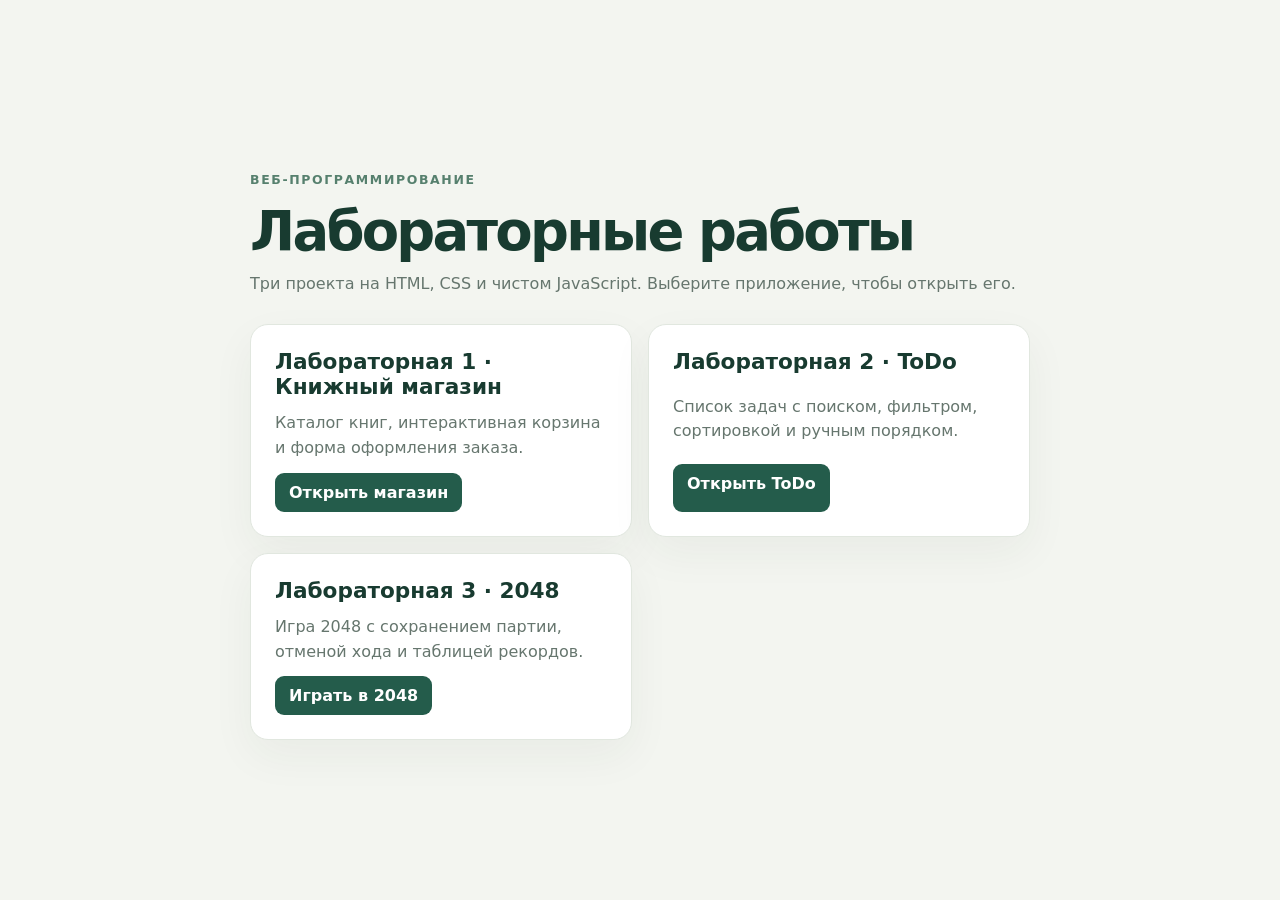
<file: index.html>
<!doctype html>
<html lang="ru">
  <head>
    <meta charset="utf-8">
    <meta name="viewport" content="width=device-width, initial-scale=1">
    <meta name="description" content="Три учебных проекта по веб-программированию: книжный магазин, список задач и 2048.">
    <title>Лабораторные по веб-программированию</title>
    <style>
      :root { color-scheme: light; font-family: Inter, ui-sans-serif, system-ui, sans-serif; color: #21332c; background: #f3f5f0; }
      * { box-sizing: border-box; }
      body { min-height: 100vh; margin: 0; display: grid; place-items: center; padding: 28px; }
      main { width: min(100%, 780px); }
      .eyebrow { color: #56806e; font-size: .78rem; font-weight: 750; letter-spacing: .13em; text-transform: uppercase; }
      h1 { margin: 8px 0; color: #183b30; font-size: clamp(2rem, 6vw, 3.4rem); letter-spacing: -.05em; }
      .intro { margin: 0 0 28px; color: #66766e; line-height: 1.6; }
      .projects { display: grid; grid-template-columns: repeat(auto-fit, minmax(min(100%, 280px), 1fr)); gap: 16px; }
      .project { display: grid; gap: 12px; padding: 24px; border: 1px solid #e1e7df; border-radius: 18px; background: #fff; box-shadow: 0 16px 44px #263c2b0d; }
      .project h2 { margin: 0; color: #183b30; font-size: 1.35rem; }
      .project p { margin: 0; color: #66766e; line-height: 1.55; }
      .project a { justify-self: start; padding: 10px 14px; border-radius: 9px; color: #fff; background: #245c4b; font-weight: 700; text-decoration: none; }
      .project a:hover, .project a:focus-visible { background: #194737; }
      a:focus-visible { outline: 3px solid #bb8b45; outline-offset: 3px; }
    </style>
  </head>
  <body>
    <main>
      <p class="eyebrow">Веб-программирование</p>
      <h1>Лабораторные работы</h1>
      <p class="intro">Три проекта на HTML, CSS и чистом JavaScript. Выберите приложение, чтобы открыть его.</p>
      <section class="projects" aria-label="Приложения">
        <article class="project">
          <h2>Лабораторная 1 · Книжный магазин</h2>
          <p>Каталог книг, интерактивная корзина и форма оформления заказа.</p>
          <a href="./lab1-books-shop/">Открыть магазин</a>
        </article>
        <article class="project">
          <h2>Лабораторная 2 · ToDo</h2>
          <p>Список задач с поиском, фильтром, сортировкой и ручным порядком.</p>
          <a href="./lab2-todo/">Открыть ToDo</a>
        </article>
        <article class="project">
          <h2>Лабораторная 3 · 2048</h2>
          <p>Игра 2048 с сохранением партии, отменой хода и таблицей рекордов.</p>
          <a href="./lab3-2048/">Играть в 2048</a>
        </article>
      </section>
    </main>
  </body>
</html>
</file>
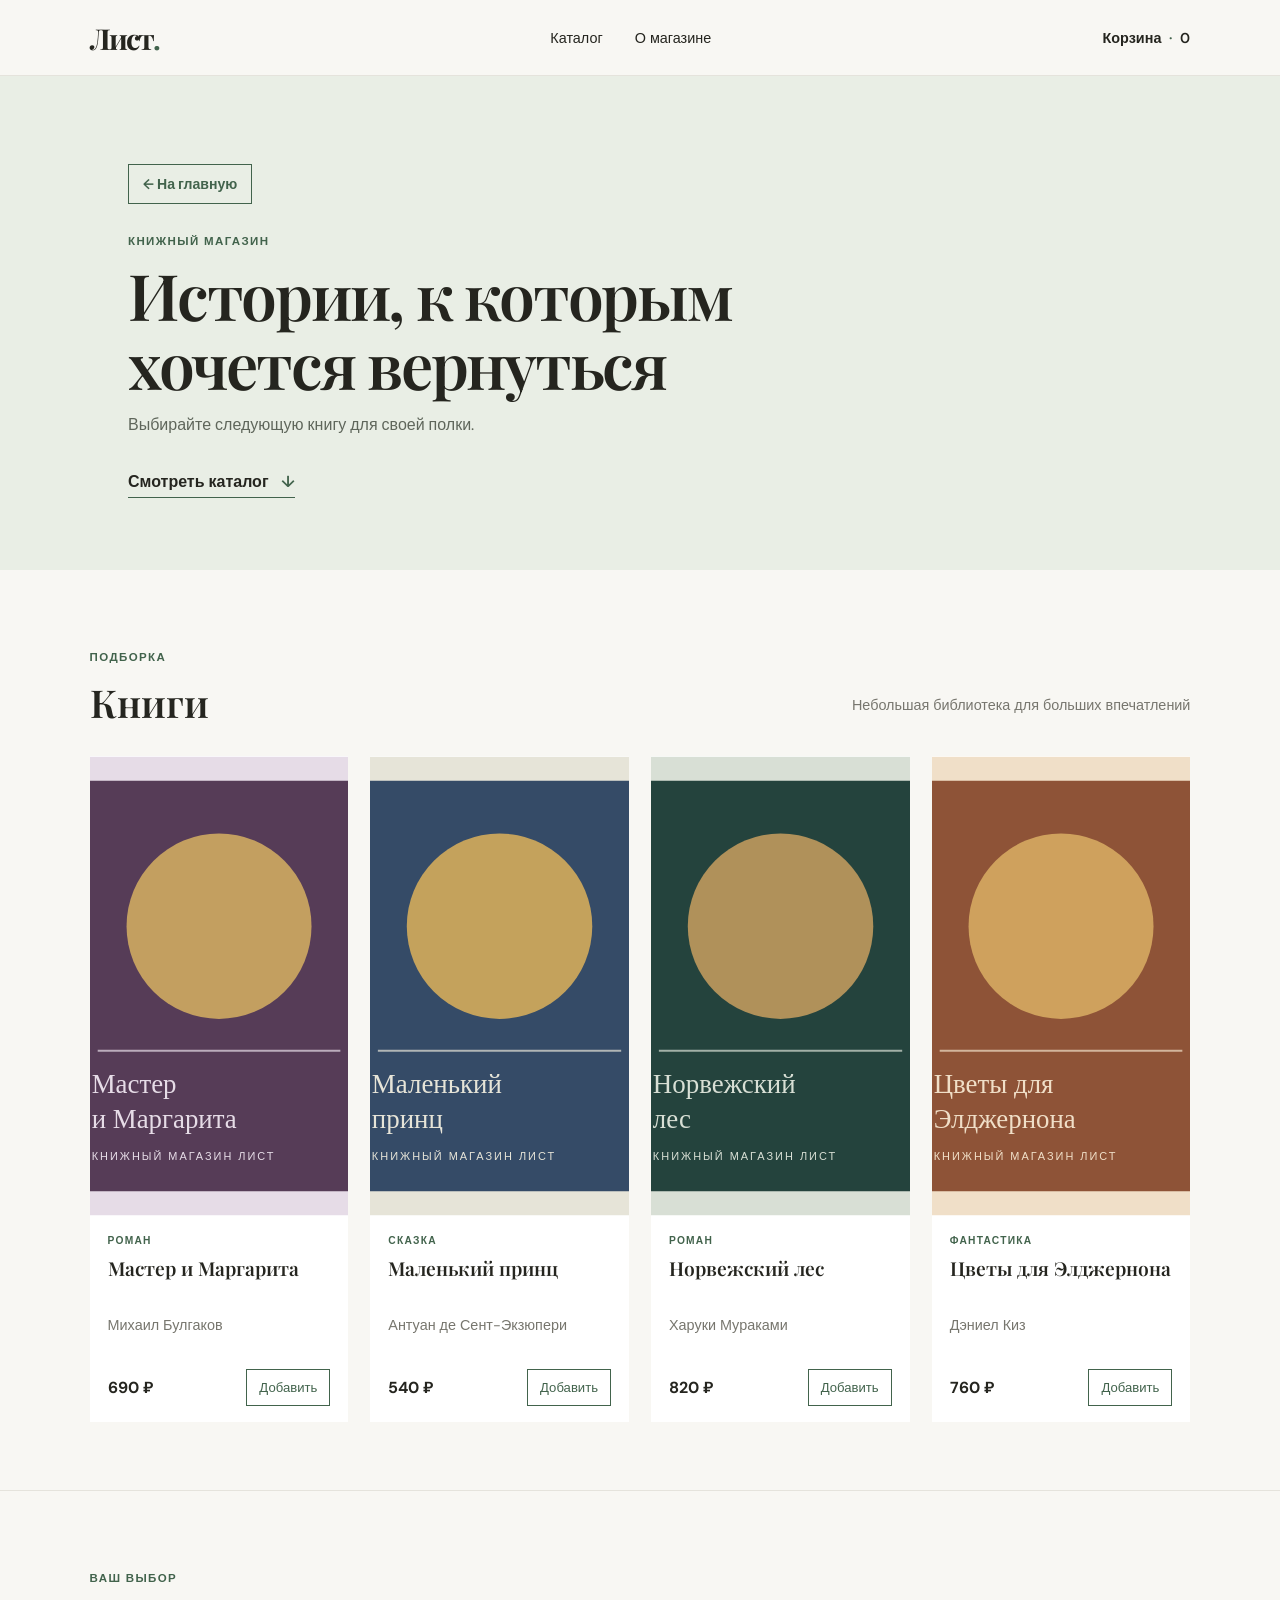
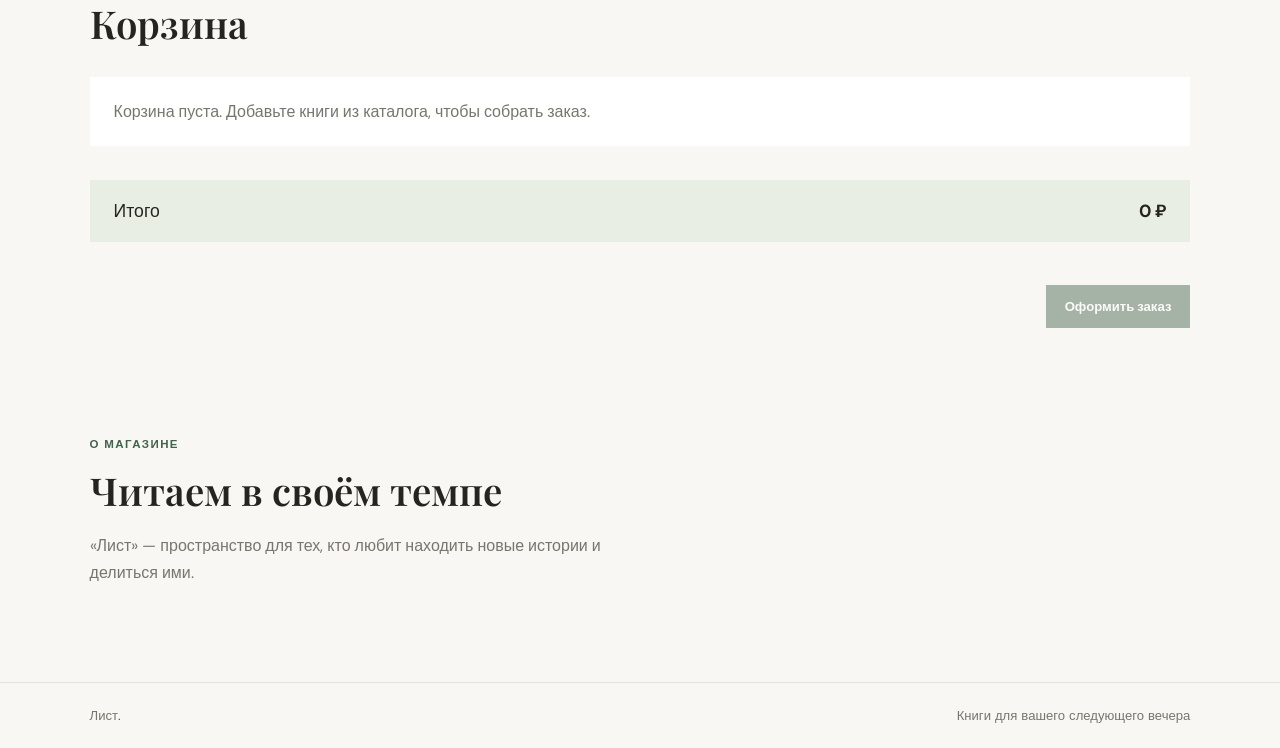
<file: lab1-books-shop/index.html>
<!doctype html>
<html lang="ru">
  <head>
    <meta charset="utf-8">
    <meta name="viewport" content="width=device-width, initial-scale=1">
    <meta name="description" content="Каталог книжного магазина Лист.">
    <title>Лист — книжный магазин</title>
    <link rel="icon" href="assets/favicon.svg" type="image/svg+xml">
    <link rel="stylesheet" href="css/styles.css">
    <script src="js/data.js" defer></script>
    <script src="js/app.js" defer></script>
  </head>
  <body>
    <header class="site-header">
      <a class="brand" href="#top" aria-label="Лист — на главную">Лист<span aria-hidden="true">.</span></a>
      <nav aria-label="Основная навигация">
        <a href="#catalog">Каталог</a>
        <a href="#about">О магазине</a>
      </nav>
      <a class="cart-link" href="#cart">Корзина <span aria-hidden="true">·</span> <span id="cart-count" aria-label="Товаров в корзине" aria-live="polite">0</span></a>
    </header>

    <main id="top">
      <section class="intro" aria-labelledby="intro-title">
        <a class="home-link" href="../">← На главную</a>
        <p class="eyebrow">Книжный магазин</p>
        <h1 id="intro-title">Истории, к которым хочется вернуться</h1>
        <p>Выбирайте следующую книгу для своей полки.</p>
        <a class="text-link" href="#catalog">Смотреть каталог <span aria-hidden="true">↓</span></a>
      </section>

      <section class="catalog section-wrap" id="catalog" aria-labelledby="catalog-title">
        <div class="section-heading">
          <div><p class="eyebrow">Подборка</p><h2 id="catalog-title">Книги</h2></div>
          <p class="muted">Небольшая библиотека для больших впечатлений</p>
        </div>
        <div class="book-grid" id="book-list"></div>
      </section>

      <section class="cart section-wrap" id="cart" aria-labelledby="cart-title">
        <div class="section-heading"><div><p class="eyebrow">Ваш выбор</p><h2 id="cart-title">Корзина</h2></div></div>
        <p class="cart-placeholder" id="cart-status">Корзина пуста. Добавьте книги из каталога, чтобы собрать заказ.</p>
        <ul class="cart-items" id="cart-items" aria-label="Книги в корзине"></ul>
        <div class="cart-summary" hidden><span>Итого</span><strong id="cart-total">0 ₽</strong></div>
        <p class="cart-feedback" id="cart-feedback" role="status" aria-live="polite" aria-atomic="true"></p>
        <div class="checkout-actions"><button class="checkout-button" id="checkout-open" type="button" disabled>Оформить заказ</button></div>
        <form class="order-form" id="order-form" hidden novalidate aria-labelledby="order-title">
          <h3 id="order-title">Доставка</h3>
          <div class="order-fields">
            <label>Имя<input name="firstName" autocomplete="given-name" required minlength="2" maxlength="50" pattern="[\p{L} '’ʼ-]+" title="Используйте буквы, пробел, дефис или апостроф"></label>
            <label>Фамилия<input name="lastName" autocomplete="family-name" required minlength="2" maxlength="60" pattern="[\p{L} '’ʼ-]+" title="Используйте буквы, пробел, дефис или апостроф"></label>
            <label class="address-field">Адрес доставки<input name="address" autocomplete="street-address" required minlength="8" maxlength="160"></label>
            <label>Контактный телефон<input name="phone" type="tel" autocomplete="tel" inputmode="tel" required minlength="7" maxlength="20" pattern="[+0-9() -]+" placeholder="+7 900 123-45-67"></label>
          </div>
          <p class="form-feedback" id="form-feedback" role="alert" aria-live="polite"></p>
          <button class="submit-order" type="submit">Создать заказ</button>
        </form>
      </section>

      <section class="about section-wrap" id="about" aria-labelledby="about-title">
        <p class="eyebrow">О магазине</p>
        <h2 id="about-title">Читаем в своём темпе</h2>
        <p>«Лист» — пространство для тех, кто любит находить новые истории и делиться ими.</p>
      </section>
    </main>

    <footer class="site-footer"><span>Лист<span aria-hidden="true">.</span></span><span>Книги для вашего следующего вечера</span></footer>
  </body>
</html>
</file>
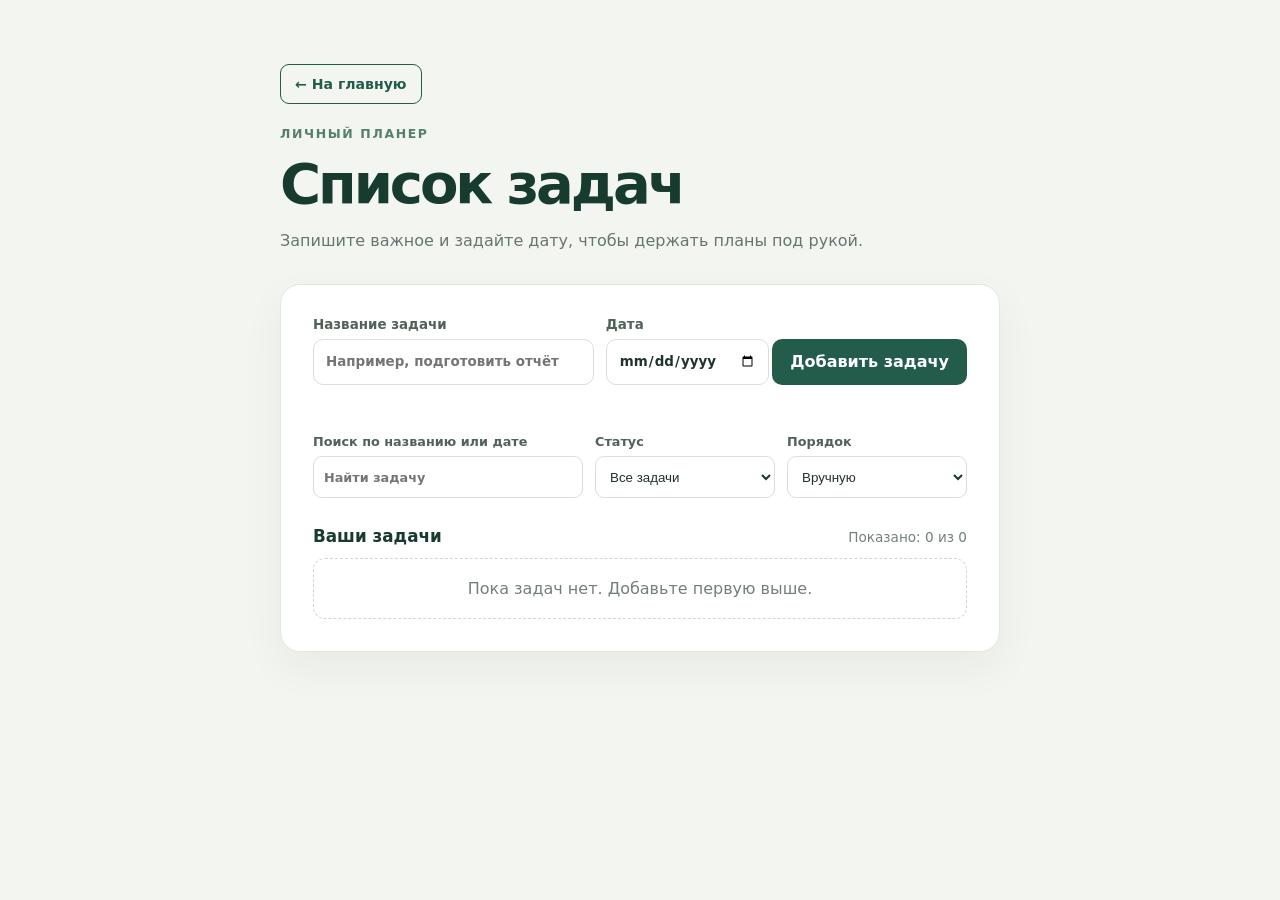
<file: lab2-todo/index.html>
<!doctype html>
<html lang="ru">
  <head>
    <meta charset="utf-8">
    <meta name="viewport" content="width=device-width, initial-scale=1">
    <title>ToDo — список задач</title>
    <link rel="icon" href="assets/favicon.svg" type="image/svg+xml">
    <link rel="stylesheet" href="css/styles.css">
    <script src="js/app.js" defer></script>
  </head>
  <body></body>
</html>
</file>
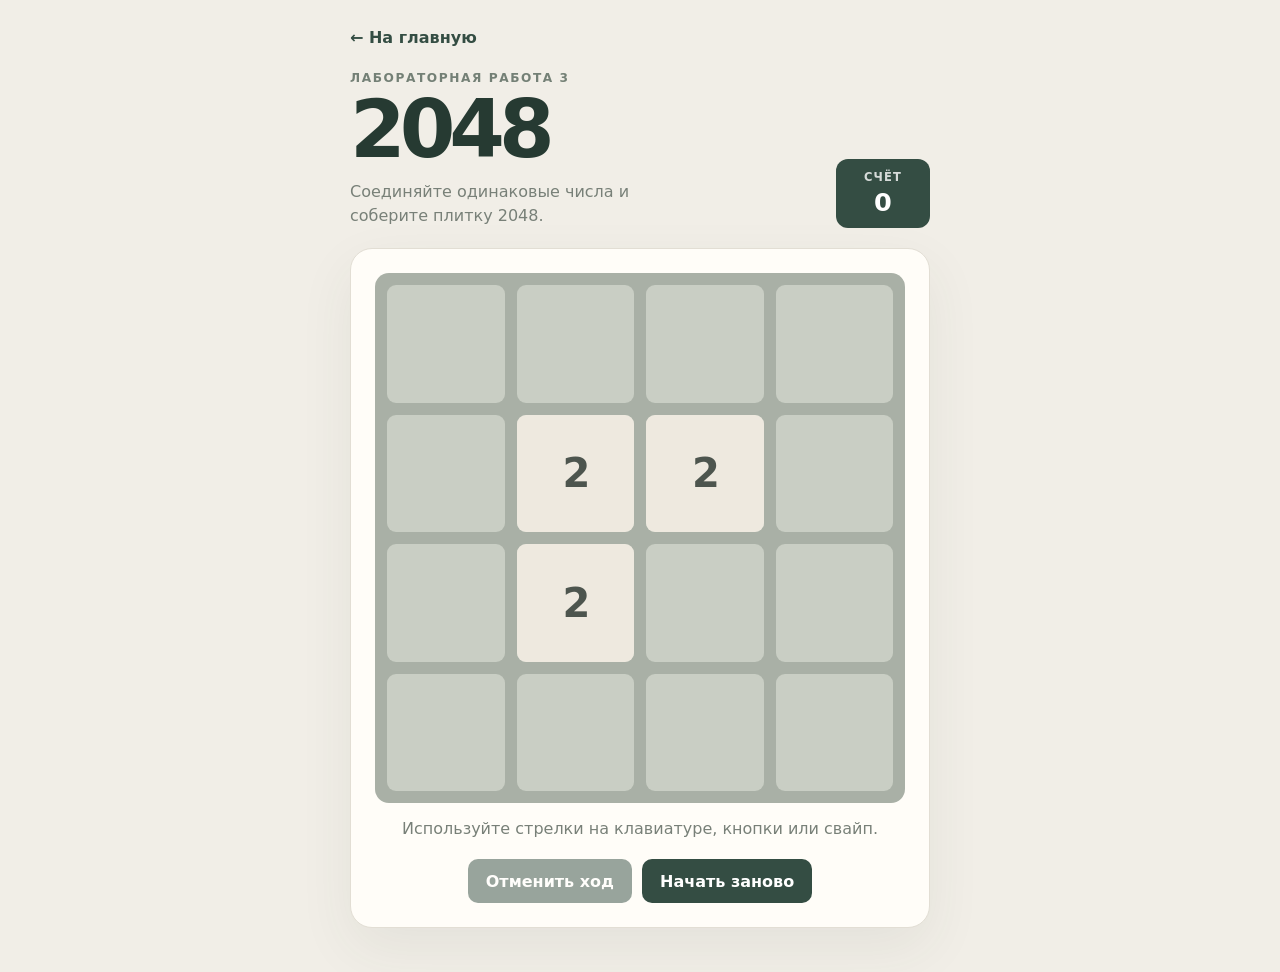
<file: lab3-2048/index.html>
<!doctype html>
<html lang="ru">
  <head>
    <meta charset="utf-8">
    <meta name="viewport" content="width=device-width, initial-scale=1">
    <meta name="description" content="Игра 2048 на чистых HTML, CSS и JavaScript.">
    <title>2048 — лабораторная 3</title>
    <link rel="icon" href="assets/favicon.svg" type="image/svg+xml">
    <link rel="stylesheet" href="css/styles.css">
    <script src="js/app.js" defer></script>
  </head>
  <body>
    <main class="game-page">
      <a class="home-link" href="../">← На главную</a>
      <header class="game-header">
        <div>
          <p class="eyebrow">Лабораторная работа 3</p>
          <h1>2048</h1>
          <p class="game-intro">Соединяйте одинаковые числа и соберите плитку 2048.</p>
        </div>
        <section class="score-card" aria-label="Текущий счёт">
          <span>Счёт</span>
          <output id="score" aria-live="polite">0</output>
        </section>
      </header>

      <section class="game-panel" aria-label="Игра">
        <div id="board" class="board" role="grid" aria-label="Игровое поле 4 на 4">
          <div class="board__cells" aria-hidden="true"></div>
          <div id="tiles" class="board__tiles"></div>
        </div>

        <p id="game-message" class="game-message" role="status" aria-live="polite">
          Используйте стрелки на клавиатуре, кнопки или свайп.
        </p>

        <div id="mobile-controls" class="mobile-controls" aria-label="Управление игрой">
          <button class="direction-button direction-button--up" type="button" data-direction="up" aria-label="Вверх">↑</button>
          <button class="direction-button" type="button" data-direction="left" aria-label="Влево">←</button>
          <button class="direction-button" type="button" data-direction="down" aria-label="Вниз">↓</button>
          <button class="direction-button" type="button" data-direction="right" aria-label="Вправо">→</button>
        </div>

        <div class="game-actions">
          <button id="undo" class="button" type="button" disabled>Отменить ход</button>
          <button id="new-game" class="button" type="button">Начать заново</button>
        </div>
      </section>

      <section id="game-over" class="game-over" role="dialog" aria-modal="true" aria-labelledby="game-over-title" hidden>
        <div class="game-over__card">
          <p class="eyebrow">Партия завершена</p>
          <h2 id="game-over-title">Больше нет ходов</h2>
          <p>Ваш счёт: <strong id="final-score">0</strong></p>
          <form id="record-form" class="record-form">
            <label for="player-name">Имя игрока</label>
            <input id="player-name" name="player" maxlength="40" required autocomplete="name">
            <button class="button" type="submit">Сохранить результат</button>
          </form>
          <p id="record-confirmation" role="status" hidden>Ваш рекорд сохранён.</p>
          <button id="show-leaderboard" class="button" type="button">Таблица лидеров</button>
          <section id="leaderboard" class="leaderboard" aria-label="Таблица лидеров" hidden>
            <h3>Топ-10</h3>
            <table><thead><tr><th>Имя</th><th>Очки</th><th>Дата</th></tr></thead><tbody id="leaderboard-rows"></tbody></table>
            <button id="hide-leaderboard" class="button" type="button">Назад</button>
          </section>
          <button id="play-again" class="button" type="button">Новая партия</button>
        </div>
      </section>
    </main>
  </body>
</html>
</file>
<file: lab1-books-shop/css/styles.css>
@import url('https://fonts.googleapis.com/css2?family=DM+Sans:wght@400;500;600;700&family=Playfair+Display:wght@500;600;700&display=swap');

:root { color-scheme: light; --ink: #25251f; --muted: #77766e; --paper: #f8f7f3; --accent: #42634c; --line: #e5e3dc; }
* { box-sizing: border-box; }
html { scroll-behavior: smooth; }
body { margin: 0; background: var(--paper); color: var(--ink); font-family: "DM Sans", sans-serif; }
a { color: inherit; text-decoration: none; }
.site-header { min-height: 76px; padding: 0 7vw; display: flex; align-items: center; justify-content: space-between; border-bottom: 1px solid var(--line); }
.brand { font: 700 1.8rem "Playfair Display", serif; letter-spacing: -.06em; }
.brand span, .site-footer span:first-child span { color: var(--accent); }
nav { display: flex; gap: 2rem; font-size: .9rem; }
.cart-link { font-size: .9rem; font-weight: 600; }
.cart-link span:first-child { color: var(--accent); padding: 0 .25rem; }
.home-link { display: inline-flex; align-items: center; min-height: 40px; margin-bottom: 18px; padding: 8px 14px; border: 1px solid var(--accent); color: var(--accent); font-size: .88rem; font-weight: 600; }
.home-link:hover, .home-link:focus-visible { background: var(--accent); color: #fff; }
.intro { min-height: 390px; padding: 88px 10vw 72px; background: #e9eee5; }
.intro h1 { max-width: 670px; margin: 10px 0 16px; font: 600 clamp(2.4rem, 5vw, 4.5rem)/1.08 "Playfair Display", serif; letter-spacing: -.035em; }
.intro > p:not(.eyebrow) { color: #5f665b; }
.eyebrow, .book-genre { color: var(--accent); font-size: .72rem; font-weight: 700; letter-spacing: .12em; text-transform: uppercase; }
.text-link { display: inline-block; margin-top: 20px; font-weight: 600; border-bottom: 1px solid var(--accent); padding-bottom: 5px; }
.text-link span { margin-left: 8px; color: var(--accent); }
.section-wrap { padding: 68px 7vw; }
.section-heading { display: flex; align-items: end; justify-content: space-between; margin-bottom: 28px; }
h2 { margin: 5px 0 0; font: 600 clamp(2rem, 3vw, 2.7rem) "Playfair Display", serif; }
.muted, .book-author { color: var(--muted); font-size: .9rem; }
.book-grid { display: grid; grid-template-columns: repeat(auto-fit, minmax(min(100%, 220px), 1fr)); gap: 22px; }
.book-card { min-width: 0; display: flex; flex-direction: column; background: #fff; }
.book-cover { display: block; width: 100%; aspect-ratio: 360 / 460; object-fit: cover; }
.book-details { flex: 1; display: flex; flex-direction: column; padding: 18px 18px 16px; }
.book-genre { margin: 0 0 9px; font-size: .64rem; }
.book-details h3 { min-height: 2.7em; margin: 0; font: 600 1.2rem/1.3 "Playfair Display", serif; }
.book-author { min-height: 2.5em; margin: 7px 0 18px; line-height: 1.4; }
.book-footer { display: flex; align-items: center; justify-content: space-between; gap: 8px; }
.book-price { font-weight: 700; }
button { padding: 9px 12px; border: 1px solid var(--accent); background: transparent; color: var(--accent); font: inherit; font-size: .82rem; cursor: pointer; transition: background-color .18s, color .18s; }
button:hover, button:focus-visible { background: var(--accent); color: #fff; }
button:focus-visible, a:focus-visible { outline: 3px solid #bb8b45; outline-offset: 3px; }
.book-footer { margin-top: auto; }
.cart { border-top: 1px solid var(--line); }
.cart-placeholder { padding: 24px; background: #fff; color: var(--muted); }
.cart-items { display: grid; gap: 12px; margin: 0; padding: 0; list-style: none; }
.cart-item { display: grid; grid-template-columns: minmax(180px, 1fr) auto auto auto; align-items: center; gap: 20px; padding: 20px 24px; background: #fff; }
.cart-item-description h3 { margin: 0 0 6px; font: 600 1.1rem "Playfair Display", serif; }
.cart-item-description p { margin: 0; color: var(--muted); font-size: .85rem; }
.cart-item-controls { display: flex; align-items: center; gap: 12px; }
.cart-item-controls button { width: 38px; height: 38px; padding: 0; font-size: 1.1rem; }
.cart-item-controls button:disabled { cursor: not-allowed; opacity: .45; }
.cart-quantity { min-width: 1.5em; text-align: center; font-weight: 600; }
.cart-line-total { white-space: nowrap; }
.remove-button { color: #8a3f35; border-color: #a45a4f; }
.remove-button:hover, .remove-button:focus-visible { background: #8a3f35; }
.cart-summary { display: flex; justify-content: space-between; margin-top: 18px; padding: 20px 24px; background: #e9eee5; font-size: 1.1rem; }
.cart-feedback { min-height: 1.3em; margin: 12px 0 0; color: var(--accent); font-size: .9rem; }
.checkout-actions { display: flex; justify-content: flex-end; margin-top: 12px; }
.checkout-button, .submit-order { padding: 12px 18px; background: var(--accent); color: #fff; font-weight: 600; }
.checkout-button:disabled { cursor: not-allowed; opacity: .45; }
.order-form { margin-top: 22px; padding: 24px; background: #fff; }
.order-form[hidden] { display: none; }
.order-form h3 { margin: 0 0 18px; font: 600 1.35rem "Playfair Display", serif; }
.order-fields { display: grid; grid-template-columns: repeat(2, minmax(0, 1fr)); gap: 16px; }
.order-fields label { display: grid; gap: 7px; color: var(--muted); font-size: .85rem; font-weight: 600; }
.order-fields input { width: 100%; min-height: 44px; padding: 10px 12px; border: 1px solid var(--line); border-radius: 0; background: var(--paper); color: var(--ink); font: inherit; }
.order-fields input:focus-visible { outline: 3px solid #bb8b45; outline-offset: 2px; }
.order-fields input:invalid:not(:placeholder-shown) { border-color: #a45a4f; }
.address-field { grid-column: 1 / -1; }
.form-feedback { min-height: 1.3em; margin: 14px 0; color: #8a3f35; font-size: .9rem; }
.submit-order { min-width: 190px; }
.submit-order:hover, .submit-order:focus-visible { background: #314d39; }
.about { padding-top: 30px; padding-bottom: 80px; }
.about h2 { margin-bottom: 12px; }
.about > p:last-child { max-width: 520px; color: var(--muted); line-height: 1.7; }
.site-footer { padding: 24px 7vw; display: flex; justify-content: space-between; border-top: 1px solid var(--line); color: var(--muted); font-size: .82rem; }
@media (max-width: 900px) { .book-grid { grid-template-columns: repeat(2, minmax(0, 1fr)); } .intro { min-height: 340px; } .cart-item { grid-template-columns: minmax(140px, 1fr) auto auto; gap: 14px; } .remove-button { grid-column: 2 / 4; justify-self: end; } }
@media (max-width: 560px) { .site-header { min-height: 66px; padding: 0 5vw; } nav { gap: .85rem; font-size: .8rem; } .brand { font-size: 1.5rem; } .cart-link { font-size: .8rem; } .intro { min-height: 320px; padding: 70px 7vw 54px; } .section-wrap { padding: 52px 5vw; } .section-heading { align-items: start; gap: 12px; flex-direction: column; } .muted { margin: 0; } .book-grid { gap: 12px; grid-template-columns: repeat(2, minmax(0, 1fr)); } .book-details { padding: 13px 12px; } .book-details h3 { font-size: 1.05rem; } .book-author { font-size: .8rem; } .book-footer { align-items: start; flex-direction: column; } button { width: 100%; } .cart-item { grid-template-columns: 1fr auto; gap: 14px; padding: 18px; } .cart-item-description { grid-column: 1 / -1; } .cart-item-controls { grid-column: 1; } .cart-line-total { grid-column: 2; grid-row: 2; } .remove-button { grid-column: 1 / -1; justify-self: stretch; } .order-form { padding: 18px; } .order-fields { grid-template-columns: 1fr; } .address-field { grid-column: auto; } .checkout-actions { justify-content: stretch; } .checkout-button, .submit-order { width: 100%; } .site-footer { padding: 20px 5vw; gap: 10px; flex-direction: column; } }
@media (max-width: 360px) { .book-grid { grid-template-columns: 1fr; } }
</file>
<file: lab2-todo/css/styles.css>
:root {
  color-scheme: light;
  font-family: Inter, ui-sans-serif, system-ui, -apple-system, BlinkMacSystemFont, "Segoe UI", sans-serif;
  color: #21332c;
  background: #f3f5f0;
  font-synthesis: none;
  text-rendering: optimizeLegibility;
}

* { box-sizing: border-box; }
body { min-width: 320px; min-height: 100vh; margin: 0; }
button, input { font: inherit; }
button { cursor: pointer; }

.page { width: min(100% - 32px, 720px); margin: 0 auto; padding: 64px 0; }
.home-link { display: inline-flex; align-items: center; min-height: 40px; margin-bottom: 22px; padding: 8px 14px; border: 1px solid #245c4b; border-radius: 9px; color: #245c4b; font-size: .88rem; font-weight: 700; text-decoration: none; }
.home-link:hover, .home-link:focus-visible { color: #fff; background: #245c4b; }
.page__eyebrow { margin: 0 0 10px; color: #56806e; font-size: .78rem; font-weight: 750; letter-spacing: .13em; text-transform: uppercase; }
.page__title { margin: 0; color: #183b30; font-size: clamp(2.2rem, 7vw, 3.5rem); letter-spacing: -.055em; }
.page__intro { margin: 12px 0 30px; color: #66766e; line-height: 1.6; }
.panel { padding: clamp(20px, 5vw, 32px); border: 1px solid #e1e7df; border-radius: 20px; background: #fff; box-shadow: 0 16px 44px #263c2b0d; }
.task-form { display: grid; grid-template-columns: minmax(0, 1fr) minmax(150px, .55fr) auto; gap: 12px; align-items: end; }
.field { display: grid; gap: 7px; color: #516259; font-size: .84rem; font-weight: 650; }
.field input { width: 100%; min-height: 46px; padding: 10px 12px; border: 1px solid #d8e0d8; border-radius: 10px; color: #21332c; background: #fff; }
.field input:focus { outline: 3px solid #cce2d4; border-color: #56806e; }
.button { min-height: 46px; padding: 0 18px; border: 0; border-radius: 10px; color: #fff; background: #245c4b; font-weight: 700; }
.button:hover { background: #194737; }
.feedback { min-height: 1.4em; margin: 10px 0 0; color: #a13c33; font-size: .88rem; }
.task-controls { display: grid; grid-template-columns: minmax(0, 1.2fr) repeat(2, minmax(145px, .8fr)); gap: 12px; margin-top: 20px; }
.control-field { display: grid; gap: 7px; color: #516259; font-size: .8rem; font-weight: 650; }
.control-field input, .control-field select { width: 100%; min-width: 0; min-height: 42px; padding: 8px 10px; border: 1px solid #d8e0d8; border-radius: 9px; color: #21332c; background: #fff; }
.control-field input:focus, .control-field select:focus { outline: 3px solid #cce2d4; border-color: #56806e; }
.list-heading { display: flex; justify-content: space-between; gap: 16px; align-items: baseline; margin: 28px 0 12px; }
.list-heading h2 { margin: 0; color: #183b30; font-size: 1.05rem; }
.task-count { margin: 0; color: #738179; font-size: .85rem; }
.task-list { display: grid; gap: 10px; margin: 0; padding: 0; list-style: none; }
.task { display: flex; justify-content: space-between; gap: 16px; align-items: center; padding: 14px 16px; border: 1px solid #e4eae3; border-radius: 12px; background: #fbfcfa; }
.task[draggable="true"] { cursor: grab; }
.task[draggable="true"]:active { cursor: grabbing; }
.task--dragging { opacity: .45; }
.task--drop-before { box-shadow: inset 0 3px #56806e; }
.task--drop-after { box-shadow: inset 0 -3px #56806e; }
.task__details { min-width: 0; }
.task__actions { display: flex; flex-wrap: wrap; justify-content: flex-end; gap: 8px; align-items: center; }
.task__complete { display: inline-flex; gap: 6px; align-items: center; color: #516259; font-size: .82rem; }
.task__complete input { width: 18px; height: 18px; accent-color: #245c4b; }
.task__drag-handle { color: #718077; font-size: .76rem; white-space: nowrap; }
.button--secondary, .button--danger { min-height: 36px; padding: 0 12px; font-size: .82rem; }
.button--secondary { border: 1px solid #d8e0d8; color: #355747; background: #fff; }
.button--secondary:hover { background: #eef4ef; }
.button--danger { color: #8b342e; background: #f8eae8; }
.button--danger:hover { background: #f1d9d6; }
.task--completed { background: #f3f7f2; }
.task__title--completed { color: #7b8980; text-decoration: line-through; }
.task-edit-form { display: grid; width: 100%; grid-template-columns: minmax(0, 1fr) minmax(145px, .6fr) auto auto; gap: 8px; }
.task-edit-form input { min-width: 0; min-height: 40px; padding: 8px 10px; border: 1px solid #d8e0d8; border-radius: 8px; }
.task-edit-form input:focus { outline: 3px solid #cce2d4; border-color: #56806e; }
.task__title { margin: 0; color: #263b30; font-weight: 650; overflow-wrap: anywhere; }
.task__date { margin: 5px 0 0; color: #748179; font-size: .82rem; }
.task__empty { margin: 0; padding: 20px; border: 1px dashed #ced9ce; border-radius: 12px; color: #718077; text-align: center; }
.drag-hint { margin: 10px 0; color: #718077; font-size: .78rem; line-height: 1.5; }

@media (max-width: 580px) {
  .page { padding: 40px 0; }
  .task-form { grid-template-columns: 1fr; }
  .task-controls { grid-template-columns: 1fr; }
  .task { align-items: flex-start; flex-direction: column; }
  .task__actions { justify-content: flex-start; }
  .task-edit-form { grid-template-columns: 1fr; }
}
</file>
<file: lab3-2048/css/styles.css>
:root {
  color-scheme: light;
  font-family: Inter, ui-sans-serif, system-ui, -apple-system, BlinkMacSystemFont, "Segoe UI", sans-serif;
  color: #29352f;
  background: #f1eee7;
  font-synthesis: none;
  text-rendering: optimizeLegibility;
  --green: #344d43;
  --green-dark: #263a32;
  --muted: #788078;
  --paper: #fffdf8;
  --gap: clamp(7px, 2vw, 12px);
}

* { box-sizing: border-box; }

body { min-width: 320px; min-height: 100vh; margin: 0; padding: 28px 18px 44px; }

button, a { font: inherit; }
button { cursor: pointer; }
button:focus-visible, a:focus-visible { outline: 3px solid #be834b; outline-offset: 3px; }

.game-page { width: min(100%, 580px); margin: 0 auto; }
.home-link { display: inline-block; margin-bottom: 24px; color: var(--green); font-weight: 700; text-decoration: none; }
.home-link:hover { text-decoration: underline; }
.game-header { display: flex; align-items: end; justify-content: space-between; gap: 20px; margin-bottom: 20px; }
.eyebrow { margin: 0 0 7px; color: #748076; font-size: .76rem; font-weight: 800; letter-spacing: .13em; text-transform: uppercase; }
h1 { margin: 0; color: var(--green-dark); font-size: clamp(3.2rem, 14vw, 5rem); line-height: .95; letter-spacing: -.075em; }
.game-intro { max-width: 350px; margin: 12px 0 0; color: var(--muted); line-height: 1.5; }
.score-card { display: grid; min-width: 94px; gap: 3px; padding: 11px 15px; border-radius: 12px; color: #fff; background: var(--green); text-align: center; }
.score-card span { font-size: .72rem; font-weight: 800; letter-spacing: .1em; text-transform: uppercase; opacity: .8; }
.score-card output { font-size: 1.6rem; font-weight: 800; font-variant-numeric: tabular-nums; }

.game-panel { position: relative; padding: clamp(16px, 4vw, 24px); border: 1px solid #e2ded4; border-radius: 22px; background: var(--paper); box-shadow: 0 20px 56px #39443812; }
.board { position: relative; display: grid; grid-template-columns: repeat(4, minmax(0, 1fr)); grid-template-rows: repeat(4, minmax(0, 1fr)); gap: var(--gap); width: 100%; aspect-ratio: 1; padding: var(--gap); overflow: hidden; border-radius: 14px; background: #a9b0a6; touch-action: none; }
.board__cells, .board__tiles { position: absolute; inset: var(--gap); display: grid; grid-template-columns: repeat(4, minmax(0, 1fr)); grid-template-rows: repeat(4, minmax(0, 1fr)); gap: var(--gap); }
.board__cells { pointer-events: none; }
.board__cells span { border-radius: 9px; background: #c9cec4; }
.board__tiles { pointer-events: none; }
.tile { z-index: 1; display: grid; place-items: center; min-width: 0; min-height: 0; border-radius: 9px; color: #4d554e; background: #f6f3ed; font-size: clamp(1.35rem, 9vw, 2.5rem); font-weight: 850; letter-spacing: -.06em; font-variant-numeric: tabular-nums; transition: transform 135ms ease; }
.tile--new { animation: appear 150ms ease-out both; }
.tile--merged { animation: merge 180ms ease-out both; }
.tile[data-value="2"] { background: #eee9df; }
.tile[data-value="4"] { background: #e7ddca; }
.tile[data-value="8"] { color: #fffaf0; background: #d89a61; }
.tile[data-value="16"] { color: #fffaf0; background: #c97851; }
.tile[data-value="32"] { color: #fffaf0; background: #b85c49; }
.tile[data-value="64"] { color: #fffaf0; background: #994743; }
.tile[data-value="128"], .tile[data-value="256"] { color: #fffaf0; background: #827b4d; font-size: clamp(1.1rem, 7vw, 2rem); }
.tile[data-value="512"], .tile[data-value="1024"], .tile[data-value="2048"] { color: #fffaf0; background: #5d7c64; font-size: clamp(.95rem, 6vw, 1.7rem); }
.tile--large { color: #fffaf0; background: #536274; font-size: clamp(.9rem, 5.5vw, 1.5rem); }

.game-message { min-height: 1.5em; margin: 16px 0 0; color: var(--muted); text-align: center; }
.mobile-controls { display: none; }
.mobile-controls[hidden] { display: none; }
.game-actions { display: flex; flex-wrap: wrap; justify-content: center; gap: 10px; margin-top: 16px; }
.button, .direction-button { border: 0; border-radius: 10px; color: #fff; background: var(--green); font-weight: 750; }
.button { min-height: 44px; padding: 0 18px; }
.button:hover, .direction-button:hover { background: var(--green-dark); }
.button:disabled { cursor: not-allowed; opacity: .5; }

.game-over { position: fixed; z-index: 5; inset: 0; display: grid; place-items: center; padding: 20px; background: #1d2b2488; }
.game-over[hidden] { display: none; }
.game-over__card { width: min(100%, 380px); padding: 28px; border-radius: 18px; background: var(--paper); box-shadow: 0 24px 80px #0003; text-align: center; }
.game-over__card h2 { margin: 0; color: var(--green-dark); font-size: 1.8rem; }
.game-over__card p:not(.eyebrow) { color: var(--muted); }

@keyframes appear { from { transform: scale(.55); opacity: .4; } to { transform: scale(1); opacity: 1; } }
@keyframes merge { 50% { transform: scale(1.12); } }

@media (max-width: 600px) {
  body { padding: 18px 14px 30px; }
  .home-link { margin-bottom: 20px; }
  .game-header { align-items: center; }
  .game-intro { max-width: 225px; font-size: .9rem; }
  .score-card { min-width: 78px; padding: 9px 11px; }
  .game-panel { padding: 12px; border-radius: 17px; }
  .board { border-radius: 12px; }
  .board__cells span, .tile { border-radius: 7px; }
  .mobile-controls { display: grid; grid-template-columns: repeat(3, 52px); grid-template-rows: repeat(2, 48px); justify-content: center; gap: 6px; margin-top: 14px; }
  .direction-button { font-size: 1.3rem; }
  .direction-button--up { grid-column: 2; grid-row: 1; }
  .direction-button[data-direction="left"] { grid-column: 1; grid-row: 2; }
  .direction-button[data-direction="down"] { grid-column: 2; grid-row: 2; }
  .direction-button[data-direction="right"] { grid-column: 3; grid-row: 2; }
}

@media (prefers-reduced-motion: reduce) {
  *, *::before, *::after { animation-duration: .01ms !important; transition-duration: .01ms !important; }
}
.record-form { display: grid; gap: 8px; margin: 16px 0; text-align: left; }
.record-form input { min-height: 42px; padding: 8px 10px; border: 1px solid #c9cec4; border-radius: 8px; font: inherit; }
.leaderboard { margin-top: 16px; }
.leaderboard table { width: 100%; margin: 12px 0; border-collapse: collapse; font-size: .85rem; }
.leaderboard th, .leaderboard td { padding: 7px 4px; border-bottom: 1px solid #e2ded4; text-align: left; overflow-wrap: anywhere; }
.leaderboard th:nth-child(2), .leaderboard td:nth-child(2) { text-align: right; }
</file>
